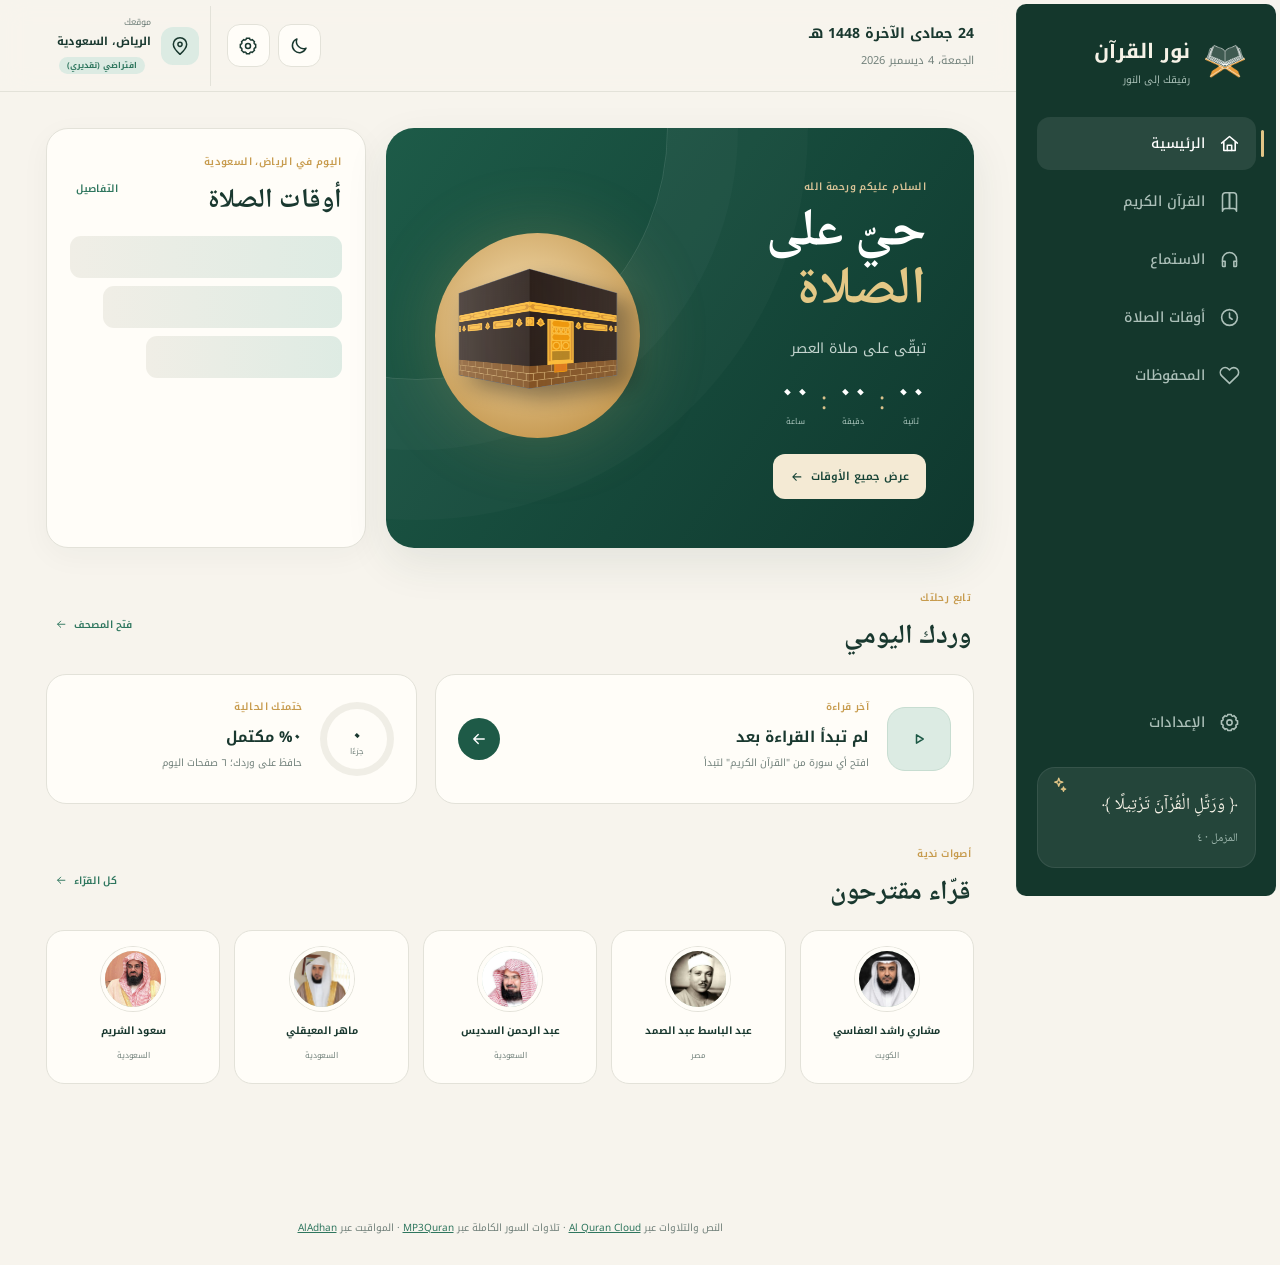
<file: index.html>
<!doctype html>
<html lang="ar" dir="rtl">
  <head>
    <meta charset="utf-8" />
    <meta name="viewport" content="width=device-width, initial-scale=1" />
    <!-- <meta name="theme-color" content="#14372c" /> -->
    <meta name="apple-mobile-web-app-capable" content="yes" />
    <meta name="apple-mobile-web-app-status-bar-style" content="black-translucent" />
    <meta name="apple-mobile-web-app-title" content="نور القرآن" />
    <title>نور القرآن</title>
    <meta name="description" content="أوقات الصلاة، قراءة القرآن الكريم والاستماع إليه بصوت نخبة من القرّاء." />
    <link rel="manifest" href="manifest.webmanifest" />
    <link rel="icon" href="icons/logo.png" sizes="192x192" type="image/png" />
    <link rel="icon" href="icons/logo.png" sizes="512x512" type="image/png" />
    <link rel="apple-touch-icon" href="icons/apple-touch-icon.png" />
    <link rel="preconnect" href="https://fonts.googleapis.com">
    <link rel="preconnect" href="https://fonts.gstatic.com" crossorigin>
    <link href="https://fonts.googleapis.com/css2?family=Noto+Kufi+Arabic:wght@400;500;600;700&family=Noto+Naskh+Arabic:wght@500;600;700&family=Noto+Sans:wght@400;500;600;700&display=swap" rel="stylesheet">
    <link rel="stylesheet" href="styles.css?v=40" />
    <script src="i18n.js?v=2"></script>
  </head>
  <body>
    <div class="app-shell">
      <aside class="sidebar" id="appSidebar" data-i18n-aria="sidebar_aria" aria-label="التنقل الرئيسي">
        <a class="brand" href="#home" data-route="home" data-i18n-aria="brand_aria" aria-label="نور القرآن - الرئيسية">
          <span class="brand-mark" id="brandMark">
            <img src="icons/logo.png" alt="">
          </span>
          <span><b id="brandName">نور القرآن</b> <small data-i18n="brand_tagline">رفيقك إلى النور</small></span>
        </a>
        <nav class="side-nav">
          <button class="nav-item active" data-route="home"><span class="nav-icon" data-icon="home"></span> <span class="name" data-i18n="nav_home">الرئيسية</span></button>
          <button class="nav-item" data-route="quran"><span class="nav-icon" data-icon="book"></span> <span class="name" data-i18n="nav_quran">القرآن الكريم</span></button>
          <button class="nav-item" data-route="listen"><span class="nav-icon" data-icon="headphones"></span> <span class="name" data-i18n="nav_listen">الاستماع</span></button>
          <button class="nav-item" data-route="prayer"><span class="nav-icon" data-icon="clock"></span> <span class="name" data-i18n="nav_prayer">أوقات الصلاة</span></button>
          <button class="nav-item" data-route="favorites"><span class="nav-icon" data-icon="heart"></span> <span class="name" data-i18n="nav_favorites">المحفوظات</span></button>
        </nav>
        <div class="side-bottom">
          <button class="nav-item" data-route="settings"><span class="nav-icon" data-icon="settings"></span> <span class="name" data-i18n="nav_settings">الإعدادات</span></button>
          <div class="daily-card" lang="ar" dir="rtl">
            <span class="spark" data-icon="sparkle"></span>
            <p>﴿ وَرَتِّلِ الْقُرْآنَ تَرْتِيلًا ﴾</p>
            <small>المزمل · ٤</small>
          </div>
        </div>
      </aside>
      <main>
        <header class="topbar">
          <button class="menu-button" id="menuButton" data-icon="menu" data-i18n-aria="menu_aria" aria-label="فتح القائمة" aria-expanded="false" aria-controls="appSidebar"></button>
          <div class="top-date">
            <b id="hijriDate">١٧ ربيع الأول ١٤٤٨</b>
            <span id="gregorianDate">الأحد، ٣٠ أغسطس ٢٠٢٦</span>
          </div>
          <div class="top-actions">
            <button class="icon-button" id="themeQuick" data-icon="moon" data-i18n-aria="theme_aria" aria-label="تبديل المظهر"></button>
            <button class="icon-button" data-route="settings" data-icon="settings" data-i18n-aria="settings_aria" aria-label="الإعدادات"></button>
            <div class="location-pill" id="locationPill" role="button" tabindex="0">
              <span data-icon="pin"></span>
              <div>
                <small data-i18n="your_location">موقعك</small>
                <b>الرياض، السعودية</b><span class="location-source-badge" id="locationSourceBadge"></span>
              </div>
            </div>
          </div>
        </header>
        <section class="page" id="homePage">
        </section>
        <section class="page" id="quranPage">
        </section>
        <section class="page" id="readerPage">
        </section>
        <section class="page" id="listenPage">
        </section>
        <section class="page" id="prayerPage">
        </section>
        <section class="page" id="favoritesPage">
        </section>
        <section class="page active" id="settingsPage">
        </section>
      </main>
    </div>
    <div class="player" id="player" hidden>
      <div class="player-surah"><img src="icons/images/Mishari.jpg" alt="صورة القارئ مشاري راشد العفاسي" decoding="async"></div>
      <div class="track-info">
        <b id="trackTitle">سورة الرحمن</b>
        <span id="trackReciter">مشاري راشد العفاسي</span>
        <small id="playerStatus" class="player-status" role="status" aria-live="polite"></small>
      </div>
      <audio id="audio" preload="metadata"></audio>
      <div class="player-controls">
        <button id="prevTrack" data-icon="skipBack" aria-label="الآية السابقة"></button>
        <button id="playPause" class="main-play" data-icon="play" aria-label="تشغيل" aria-pressed="false"></button>
        <button id="nextTrack" data-icon="skipForward" aria-label="الآية التالية"></button>
        <button id="automatic" data-icon="autoplay" aria-label="تفعيل الانتقال التلقائي بين السور" aria-pressed="false"></button>
      </div>
      <div class="timeline">
        <span id="currentTime">٠:٠٠</span>
        <input id="seek" type="range" min="0" max="100" value="0">
        <span id="duration">—:—</span>
      </div>
      <label class="volume-control" aria-label="مستوى الصوت"><span data-icon="volume"></span><input id="volume" type="range" min="0" max="1" step="0.05" value="1"></label>
      <button class="close-player" id="closePlayer" data-icon="close" aria-label="إغلاق مشغّل التلاوة"></button>
    </div>
    <div class="mobile-backdrop" id="backdrop"></div>
    <div class="toast" id="toast" role="status" aria-live="polite"></div>
    <div class="modal-overlay" id="locationModal" hidden>
      <div class="modal-card">
        <div class="modal-head">
          <h2 data-i18n="choose_location">اختيار الموقع</h2>
          <button class="icon-button" id="closeLocationModal" data-icon="close" data-i18n-aria="close_aria" aria-label="إغلاق"></button>
        </div>
        <button class="outline-button" id="modalUseCurrentLocation" style="width:100%"><span data-i18n="use_my_location">استخدام موقعي</span></button>
        <label class="search">
          <span data-icon="search"></span>
          <input id="citySearchInput" type="search" data-i18n-placeholder="search_city_ph" placeholder="ابحث عن مدينة أو دولة...">
        </label>
        <div id="citySearchResults" class="city-results"></div>
      </div>
    </div>
    <div class="modal-overlay" id="aboutModal" hidden>
      <article class="modal-card about-card" role="dialog" aria-modal="true" aria-labelledby="aboutTitle">
        <div class="modal-head">
          <h2 id="aboutTitle">حول نور القرآن</h2>
          <button class="icon-button" id="closeAbout" data-icon="close" aria-label="إغلاق"></button>
        </div>
        <p>تطبيق للقراءة والاستماع وحفظ السور والآيات ومواضع القراءة، مع مواقيت الصلاة واتجاه القبلة.</p>
        <p>الإصدار ٢.٠</p>
        <p>مصادر البيانات: <a href="https://alquran.cloud" target="_blank" rel="noreferrer">Al Quran Cloud</a> و<a href="https://mp3quran.net" target="_blank" rel="noreferrer">MP3Quran</a> و<a href="https://aladhan.com" target="_blank" rel="noreferrer">AlAdhan</a>.</p>
      </article>
    </div>
    <div class="modal-overlay" id="ayahActionsModal" hidden>
      <article class="modal-card ayah-actions-card" role="dialog" aria-modal="true" aria-labelledby="ayahActionsTitle">
        <div class="modal-head">
          <h2 id="ayahActionsTitle" lang="ar" dir="rtl"></h2>
          <button class="icon-button" id="closeAyahActions" data-icon="close" aria-label="إغلاق"></button>
        </div>
        <div id="explanation">نص تفسير الأيه...</div>
        <div class="ayah-context-actions">
          <button type="button" id="saveAyahAction">حفظ الآية</button>
          <button type="button" id="shareAyahAction">مشاركة الآية</button>
          <button type="button" id="ListenToAverse">إستماع للآية</button>
        </div>
      </article>
    </div>
    <footer class="source-credit">
      <span data-i18n="footer_credit_1">النص والتلاوات عبر</span>
      <a href="https://alquran.cloud" target="_blank" rel="noreferrer">Al Quran Cloud</a>
      <span id="fullRecitationsCredit">· تلاوات السور الكاملة عبر</span>
      <a href="https://mp3quran.net" target="_blank" rel="noreferrer">MP3Quran</a>
      <span data-i18n="footer_credit_2">· المواقيت عبر</span>
      <a href="https://aladhan.com" target="_blank" rel="noreferrer">AlAdhan</a>
    </footer>
    <script src="app.js?v=42"></script>
  </body>
</html>
</file>
<file: styles.css>
:root {
  --bg: #f7f4ed;
  --surface: #fffdf8;
  --surface-2: #f0eee6;
  --ink: #19382f;
  --muted: #73827c;
  --line: #e3e2d9;
  --green: #1e5a47;
  --green-2: #2e765e;
  --mint: #dcebe3;
  --gold: #c79b4d;
  --shadow: 0 16px 44px rgba(29,62,51,.09);
  --radius: 22px;
  --font-ui: "Noto Kufi Arabic",sans-serif;
  --font-quran: "Noto Naskh Arabic",serif;
}
* {
  box-sizing: border-box;
}
html {
  scroll-behavior: smooth;
}
body {
  margin: 0;
  -webkit-tap-highlight-color: transparent;
  background: var(--bg);
  color: var(--ink);
  font-family: var(--font-ui);
  font-size: 14px;
}
:focus-visible {
  outline-color: #e1c586 !important;
}
button,a,input,article {
  outline-color: #0000 !important;
}
img {
  transition: .2s !important;
}
.ui-icon {
  width: 1.25em;
  height: 1.25em;
  display: block;
  flex: 0 0 auto;
  fill: none;
  stroke: currentColor;
  stroke-width: 1.8;
  stroke-linecap: round;
  stroke-linejoin: round;
}
.has-icon {
  display: inline-flex;
  align-items: center;
  justify-content: center;
  gap: 7px;
}
.icon-button,.menu-button,.player-controls button,.close-player {
  align-items: center;
  justify-content: center;
}
.icon-button,.player-controls button,.close-player {
  display: inline-flex;
}
.icon-button .ui-icon,.menu-button .ui-icon,.player-controls .ui-icon,.close-player .ui-icon {
  width: 20px;
  height: 20px;
}

#closeLocationModal:active, .outline-button:active, .icon-button:active, .back-button:active svg, .text-button:active {
  opacity: .7;
}

.app-shell {
  min-height: 100vh;
}
.sidebar {
  position: fixed;
  overflow: auto;
  z-index: 100;
  inset-block: 0;
  inset-inline: 0 auto;
  width: 260px;
  background: #14372c;
  color: #f6f2e7;
  padding: 28px 20px;
  display: flex;
  flex-direction: column;
  border-inline-end: 1px solid rgba(255,255,255,.08);
  margin: 4px;
  margin-left: 0;
  border-radius: 10px;
}
[dir="ltr"] .sidebar {
  margin-left: 4px;
  margin-right: 0 !important;
  border-radius: 10px;
}
.brand {
  display: flex;
  gap: 12px;
  align-items: center;
  color: inherit;
  text-decoration: none;
  padding: 0 8px 28px;
}
.brand-mark {
  display: grid;
  place-items: center;
  width: 46px;
  height: 46px;
  border-radius: 15px;
  background: #e9d4a800;
  color: #14372c;
  font-family: var(--font-quran);
  font-size: 28px;
  font-weight: 700;
  /* box-shadow: inset 0 0 0 5px rgba(255,255,255,.25); */
}
.brand-mark img {
  height: 40px;
}
.brand b {
  display: block;
  font-size: 20px;
}
.brand small {
  display: block;
  color: #a9c0b7;
  font-size: 10px;
  /* margin-top: 2px; */
}
.side-nav {
  display: grid;
  gap: 5px;
}
.nav-item {
  border: 0;
  width: 100%;
  background: transparent;
  color: #acc0b9;
  border-radius: 13px;
  padding: 13px 16px;
  display: flex;
  align-items: center;
  gap: 13px;
  font: 500 13px var(--font-ui);
  cursor: pointer;
  text-align: start;
  transition: .2s;
}
.nav-item .nav-icon {
  font-size: 19px;
  width: 22px;
  text-align: center;
}
.nav-item .nav-icon .ui-icon { width: 21px; height: 21px; margin: auto; }
.nav-item .name { width: auto; font-size: inherit; text-align: start; }
.nav-item:hover,.nav-item.active {
  background: rgba(255,255,255,.09);
  color: white;
}
.nav-item.active {
  box-shadow: inset -3px 0 #e1c586;
}
.side-bottom {
  margin-top: auto;
}
.daily-card {
  position: relative;
  overflow: hidden;
  margin-top: 18px;
  padding: 17px;
  background: rgba(255,255,255,.07);
  border: 1px solid rgba(255,255,255,.08);
  border-radius: 18px;
}
.daily-card .spark {
  position: absolute;
  left: 12px;
  top: 8px;
  color: #e1c586;
}
.daily-card p {
  font-family: var(--font-quran);
  font-size: 17px;
  margin: 6px 0;
}
.daily-card small {
  color: #9db6ad;
}
main {
  margin-inline-start: 260px;
  min-height: 100vh;
}
.topbar {
  height: 92px;
  display: flex;
  align-items: center;
  justify-content: space-between;
  padding: 0 4.5%;
  border-bottom: 1px solid var(--line);
  background: color-mix(in srgb,var(--bg) 88%,transparent);
  backdrop-filter: blur(14px);
  position: sticky;
  top: 0;
  z-index: 30;
}
.top-date b,.top-date span {
  display: block;
}
.top-date span {
  font-size: 11px;
  color: var(--muted);
  margin-top: 3px;
}
.top-actions {
  display: flex;
  align-items: center;
  gap: 8px;
}
.icon-button {
  width: 43px;
  height: 43px;
  border: 1px solid var(--line);
  background: var(--surface);
  border-radius: 13px;
  color: var(--ink);
  font-size: 18px;
  cursor: pointer;
}
.location-pill {
  display: flex;
  align-items: center;
  gap: 10px;
  margin-inline-start: 8px;
  padding: 7px 11px;
  border-inline-start: 1px solid var(--line);
}
.location-pill>span {
  display: grid;
  place-items: center;
  width: 38px;
  height: 38px;
  border-radius: 12px;
  background: var(--mint);
}
.location-pill small,.location-pill b {
  display: block;
}
.location-pill small {
  color: var(--muted);
  font-size: 9px;
}
.location-pill b {
  font-size: 11px;
}
.menu-button {
  display: none;
}
#menuButton svg {
  width: 24px !important;
  height: 24px !important;
}

.page {
  display: none;
  padding: 36px 4.5% 120px;
  max-width: 1500px;
  margin: auto;
  animation: pageIn .35s ease;
}
.page.active {
  display: block;
}
@keyframes pageIn {
  from {
    opacity: 0;
    transform: translateY(8px);
  }
  to {
    opacity: 1;
    transform: none;
  }
}
.home-grid {
  display: grid;
  grid-template-columns: minmax(0,1.7fr) minmax(320px,.8fr);
  gap: 20px;
}
.hero-card {
  position: relative;
  overflow: hidden;
  min-height: 420px;
  border-radius: 28px;
  background: linear-gradient(125deg,#1d5b48,#0f382e);
  color: white;
  padding: 48px;
  display: flex;
  align-items: center;
  box-shadow: var(--shadow);
}
.hero-card:before {
  content: "";
  position: absolute;
  width: 500px;
  height: 500px;
  left: -220px;
  top: -250px;
  border: 1px solid rgba(255,255,255,.12);
  border-radius: 50%;
  box-shadow: 0 0 0 70px rgba(255,255,255,.025),0 0 0 140px rgba(255,255,255,.018);
}
.hero-copy {
  position: relative;
  z-index: 2;
}
.eyebrow {
  display: block;
  color: var(--gold);
  font-size: 10px;
  font-weight: 600;
  letter-spacing: .04em;
  margin-bottom: 7px;
}
.hero-card .eyebrow {
  color: #d8c397;
}
.hero-card h1 {
  font-family: var(--font-quran);
  font-size: 53px;
  line-height: 1.1;
  margin: 9px 0 14px;
}
.hero-card h1 em {
  color: #e4c886;
  font-style: normal;
}
.hero-card p {
  color: #c4d5cf;
  margin: 0 0 18px;
}
.countdown {
  direction: ltr;
  display: flex;
  align-items: flex-start;
  gap: 11px;
  margin-bottom: 25px;
}
[dir="rtl"] .countdown {
  justify-content: right;
}
[dir="ltr"] h1, [dir="ltr"] h2 {
  font-family: inherit !important;
}
.countdown span {
  font-size: 26px;
  font-weight: 600;
  display: grid;
  text-align: center;
  line-height: 1;
}
.countdown small {
  font: 400 8px var(--font-ui);
  color: #a9c4bb;
  margin-top: 8px;
}
.countdown i {
  font-style: normal;
  color: #d9c18b;
  font-size: 23px;
}
.soft-button,.primary-button {
  border: 0;
  border-radius: 12px;
  padding: 12px 17px;
  background: #f4ead4;
  color: #164335;
  font: 600 11px var(--font-ui);
  cursor: pointer;
}
.hero-ornament {
  position: absolute;
  left: 0;
  bottom: 0;
  width: 52%;
  height: 100%;
}
.sun-disc {
  position: absolute;
  width: 205px;
  height: 205px;
  border-radius: 50%;
  background: radial-gradient(circle at 45% 40%,#f4ddb0,#b98636);
  left: 16%;
  top: 25%;
  box-shadow: 0 0 70px rgba(218,183,107,.23);
}
.mosque-line {
  position: absolute;
  user-select: none;
  padding-bottom: 8px;
  top: 0;
  bottom: 0;
  left: 16%;
  font-size: 280px;
  color: #0b2d25;
  transform: scaleX(1.35);
  opacity: .95;
  display: flex;
  align-items: center;
  justify-content: center;
  width: 205px;
}
.mosque-line::after {
  position: absolute;
  z-index: 5;
  content: '';
  width: 100%;
  height: 100%;
  left: 0;
  top: 0;
}
.mosque-line img {
    max-height: 130px !important;
    margin-bottom: 10px;
    filter: drop-shadow(10px 10px 10px #00000063);
}
.prayer-card,.settings-card,.week-prayers {
  background: var(--surface);
  border: 1px solid var(--line);
  border-radius: var(--radius);
  padding: 23px;
  box-shadow: 0 8px 30px rgba(30,60,50,.04);
}
.section-head {
  display: flex;
  justify-content: space-between;
  align-items: center;
  margin-bottom: 12px;
}
.section-head h2,.page-title h1 {
  font-family: var(--font-quran);
  font-size: 27px;
  margin: 0;
}
.text-button {
  border: 0;
  background: none;
  color: var(--green-2);
  font: 600 10px var(--font-ui);
  cursor: pointer;
}
[dir="rtl"] .text-button, [dir="rtl"] .has-icon {
  direction: ltr;
}

[dir="ltr"] .text-button, [dir="ltr"] .has-icon {
  direction: rtl;
}

.prayer-row {
  height: 52px;
  display: flex;
  justify-content: space-between;
  align-items: center;
  border-top: 1px solid var(--line);
  padding: 0 8px;
}
.prayer-row:first-of-type {
  border-top: 0;
}
.prayer-row div {
  display: flex;
  align-items: center;
  gap: 10px;
}
.prayer-icon {
  width: 29px;
  color: var(--green-2);
  font-size: 18px;
  text-align: center;
}
.prayer-icon .ui-icon { width: 20px; height: 20px; margin: auto; }
.prayer-icon.sunrise {
  color: var(--gold);
}
.prayer-row b {
  font-size: 12px;
}
.prayer-row time {
  direction: ltr;
  font-weight: 600;
}
.prayer-row.current {
  position: relative;
  background: var(--mint);
  border: 0;
  border-radius: 12px;
  color: var(--green);
  box-shadow: 0 1px 0 7px var(--surface);
}
.prayer-row.current svg {
  /* stroke: rgb(228 203 141); */
}
.prayer-row.current small {
  font-size: 8px;
  background: var(--green);
  color: white;
  padding: 3px 7px;
  border-radius: 20px;
}
.wide {
  margin: 40px 3px 14px;
}
.reading-grid {
  display: grid;
  grid-template-columns: 1.45fr 1fr;
  gap: 18px;
}
.continue-card,.khatma-card {
  background: var(--surface);
  border: 1px solid var(--line);
  border-radius: 20px;
  padding: 22px;
  display: flex;
  align-items: center;
  gap: 18px;
}
.surah-medallion,.player-surah {
  width: 64px;
  height: 64px;
  flex: 0 0 auto;
  display: grid;
  place-items: center;
  border-radius: 18px;
  background: var(--mint);
  font: 700 25px var(--font-quran);
  color: var(--green);
  border: 1px solid #c7ddd1;
}
.continue-card h3,.khatma-card h3 {
  margin: 2px 0;
  font-size: 15px;
}
.continue-card p,.khatma-card p {
  margin: 2px 0 9px;
  color: var(--muted);
  font-size: 10px;
}
.continue-card>div:nth-child(2) {
  flex: 1;
}
.progress {
  height: 4px;
  border-radius: 4px;
  background: var(--surface-2);
  overflow: hidden;
}
.progress i {
  display: block;
  height: 100%;
  background: var(--gold);
}
.round-play {
  width: 42px;
  height: 42px;
  border: 0;
  border-radius: 50%;
  background: var(--green);
  color: white;
  cursor: pointer;
}
.ring {
  width: 74px;
  height: 74px;
  display: grid;
  place-items: center;
  border-radius: 50%;
  background: conic-gradient(var(--gold) 39%,var(--surface-2) 0);
  position: relative;
}
.ring:after {
  content: "";
  position: absolute;
  inset: 7px;
  border-radius: 50%;
  background: var(--surface);
}
.ring strong,.ring small {
  z-index: 1;
  position: absolute;
}
.ring strong {
  font-size: 18px;
  top: 17px;
}
.ring small {
  font-size: 8px;
  bottom: 17px;
  color: var(--muted);
}
.reciters-strip {
  display: grid;
  grid-template-columns: repeat(5,1fr);
  gap: 14px;
}
.mini-reciter {
  background: var(--surface);
  border: 1px solid var(--line);
  border-radius: 18px;
  padding: 16px;
  text-align: center;
  cursor: pointer;
  transition: .2s;
}
.mini-reciter:hover,.reciter-card:hover {
  transform: translateY(-3px);
  box-shadow: var(--shadow);
}
.avatar {
  user-select: none;
  width: 64px;
  height: 64px;
  margin: auto auto 10px;
  border-radius: 50%;
  display: grid;
  place-items: center;
  background: linear-gradient(145deg,#dcece2,#bdcfbf);
  color: var(--green);
  font: 700 22px var(--font-quran);
  border: 4px solid var(--surface);
  box-shadow: 0 0 0 1px var(--line);
  overflow: hidden;
}
.avatar img {
  display: block;
  width: 100%;
  height: 100%;
  /* border-radius: inherit; */
  object-fit: cover;
  object-position: center top;
}
.mini-reciter b {
  display: block;
  font-size: 10px;
}
.mini-reciter small {
  color: var(--muted);
  font-size: 8px;
}
.page-title {
  display: flex;
  justify-content: space-between;
  align-items: flex-end;
  margin: 8px 0 30px;
}
.page-title h1 {
  font-size: 38px;
}
.page-title p {
  color: var(--muted);
  margin: 7px 0 0;
}
.completion {
  width: 105px;
  height: 105px;
  display: grid;
  place-items: center;
  border-radius: 50%;
  background: conic-gradient(var(--gold) 0%,var(--surface-2) 0); /*39%*/
  position: relative;
}
.completion:after {
  content: "";
  position: absolute;
  inset: 8px;
  border-radius: 50%;
  background: var(--bg);
}
.completion b,.completion span {
  position: absolute;
  z-index: 1;
}
.completion b {
  top: 25px;
  font-size: 20px;
}
.completion span {
  bottom: 24px;
  font-size: 8px;
  color: var(--muted);
}
.toolbar {
  display: flex;
  align-items: center;
  justify-content: space-between;
  gap: 20px;
  margin-bottom: 20px;
}
.search {
  height: 40px;
  max-width: 460px;
  flex: 1 auto;
  background: var(--surface);
  border: 1px solid var(--line);
  border-radius: 25px;
  display: flex;
  align-items: center;
  gap: 10px;
  padding: 0 15px;
}
.search input {
  border: 0;
  outline: 0;
  background: transparent;
  color: var(--ink);
  font: 400 11px var(--font-ui);
  width: 100%;
}
.dark input::placeholder {
  color: rgba(255, 255, 255, 0.459);
}
.segmented {
  display: flex;
  padding: 4px;
  background: var(--surface-2);
  border-radius: 12px;
}
.segmented button {
  border: 0;
  background: transparent;
  color: var(--muted);
  padding: 9px 17px;
  border-radius: 9px;
  font: 500 10px var(--font-ui);
  cursor: pointer;
}
.segmented button.active {
  background: var(--surface);
  color: var(--ink);
  box-shadow: 0 2px 8px rgba(0,0,0,.06);
}
.surah-list {
  display: grid;
  grid-template-columns: repeat(3,1fr);
  gap: 11px;
}
.surah-item {
  display: flex;
  align-items: center;
  gap: 13px;
  text-align: start;
  padding: 14px;
  border: 1px solid var(--line);
  border-radius: 16px;
  background: var(--surface);
  color: var(--ink);
  cursor: pointer;
  font-family: var(--font-ui);
  transition: .2s;
}
.surah-item:hover {
  border-color: #a9c8b8;
  background: var(--mint);
}
.surah-number {
  width: 40px;
  height: 40px;
  display: grid;
  place-items: center;
  background: var(--surface-2);
  clip-path: polygon(50% 0,88% 22%,100% 62%,69% 100%,31% 100%,0 62%,12% 22%);
  font-size: 10px;
}
.surah-item div:nth-child(2) {
  flex: 1;
}
.surah-item b,.surah-item small {
  display: block;
}
.surah-item b {
  font: 700 17px var(--font-quran);
}
.surah-item small {
  font-size: 8px;
  color: var(--muted);
}
.surah-arabic {
  font: 600 17px var(--font-quran);
  color: var(--green-2);
  display: none;
}
.reader-top {
  display: flex;
  align-items: center;
  justify-content: space-between;
  text-align: center;
  margin-bottom: 22px;
}
.reader-top h1 {
  font: 700 30px var(--font-quran);
  margin: 2px;
}
.reader-top span {
  font-size: 9px;
  color: var(--muted);
}
.font-control {
  position: relative;
}
.font-menu {
  position: absolute;
  z-index: 20;
  inset-block-start: calc(100% + 8px);
  inset-inline-end: 0;
  min-width: 145px;
  padding: 7px;
  border: 1px solid var(--line);
  border-radius: 12px;
  background: var(--surface);
  box-shadow: var(--shadow);
}
.font-menu[hidden] { display: none; }
.font-menu button {
  width: 100%;
  border: 0;
  border-radius: 8px;
  padding: 9px 12px;
  background: transparent;
  color: var(--ink);
  font: 600 10px var(--font-ui);
  text-align: start;
  cursor: pointer;
}
.font-menu button:hover,.font-menu button.active { background: var(--mint); }
.back-button,.outline-button {
  border: 1px solid var(--line);
  background: var(--surface);
  color: var(--ink);
  padding: 11px 15px;
  border-radius: 12px;
  font: 500 10px var(--font-ui);
  cursor: pointer;
}
.dark .back-button, .dark .outline-button {
  background: #1d3f35;
}
.reader-top .icon-button, .reader-top .back-button {
  width: 43px;
  height: 43px;
}
.back-button span {
  display: none;
}
.back-button svg {
  width: 20px;
  height: 20px;
}

.mushaf {
  max-width: 900px;
  margin: auto;
  background: var(--surface);
  border: 1px solid var(--line);
  border-radius: 24px;
  padding: 45px 7%;
  box-shadow: var(--shadow);
  text-align: center;
}
.mushaf .bismillah {
  display: block !important;
}
.bismillah {
  font: 700 30px var(--font-quran);
  color: var(--green);
  border-bottom: 1px solid var(--line);
  padding-bottom: 26px;
  margin-bottom: 25px;
}
.ayah-text {
  font: 600 31px/2.2 var(--font-quran);
  color: #263c35;
}
.ayah-unit {
  position: relative;
  border-radius: 8px;
  cursor: context-menu;
}
.ayah-unit:focus-visible,.ayah-unit.context-active {
  background: color-mix(in srgb,var(--gold) 14%,transparent);
  outline: 2px solid color-mix(in srgb,var(--gold) 55%,transparent) !important;
  outline-offset: 4px;
}
.ayah-text .ayah-badge {
  display: inline-flex;
  justify-content: center;
  line-height: 0;
  align-items: center;
  font-family: system-ui;
  width: 32px;
  height: 32px;
  font-size: 14px;
  color: var(--green);
  border: 1px solid var(--gold);
  border-radius: 50%;
  vertical-align: middle;
  user-select: none;
  background: var(--surface);
}
.ayah-badge a {
  background-image: url(./icons/Qr.png);
  background-size: cover;
  position: absolute;
  padding: 20px;
}

.ayah-text .ayah-unit {
  display: inline;
  transition: background-color 0.4s;
}
.ayah-text .ayah-unit.saved-position {
    border-radius: 8px;
    padding: 2px 4px;
        /* background: 
    color-mix(in srgb, var(--gold) 14%, transparent); */
        /* outline: 2px solid 
    color-mix(in srgb, var(--gold) 55%, transparent) !important; */
    /* outline-offset: 4px; */
}
.ayah-text .ayah-unit.saved-position .ayah-badge {
  /* animation: move 1s ease-in-out infinite alternate; */
  color: white;
  background: var(--gold);
  transform: scale(1.1);
}

@keyframes move {
    from {
      transform: scale(1);
    }

    to {
      border-color: #ffdb66;
      transform: scale(1.2);
    }
}

.ayah-actions {
  display: flex;
  justify-content: center;
  gap: 8px;
  border-top: 1px solid var(--line);
  margin-top: 30px;
  padding-top: 22px;
  position: sticky;
  bottom: 22px;
  background: var(--surface);
  box-shadow: 0 30px 0px 0px var(--surface);
}
.ayah-actions button {
  border: 0;
  background: var(--surface-2);
  padding: 9px 13px;
  border-radius: 10px;
  color: var(--ink);
  font: 500 9px var(--font-ui);
  cursor: pointer;
}
.reciter-search {
  margin-bottom: 24px;
}
.reciters-grid {
  display: grid;
  grid-template-columns: repeat(5,1fr);
  gap: 15px;
}
.reciter-card {
  background: var(--surface);
  border: 1px solid var(--line);
  border-radius: 20px;
  padding: 22px 16px;
  text-align: center;
  transition: .2s;
  font-weight: 400;
  overflow: hidden;
  text-overflow: ellipsis;
  white-space: nowrap;
  width: 100%;
}
.reciter-card .avatar {
  user-select: none;
  width: 78px;
  height: 78px;
  font-size: 26px;
}
.reciter-card h3 {
  font-size: 12px;
  margin: 10px 0 4px;
  font-weight: 400;
  overflow: hidden;
  text-align: center;
  text-overflow: ellipsis;
  white-space: nowrap;
  width: 100%;
  max-width: 100%;
}
.reciter-card p {
  font-size: 8px;
  color: var(--muted);
  margin: 0 0 14px;
}
.reciter-card button {
  width: 100%;
  border: 0;
  background: var(--mint);
  color: var(--green);
  border-radius: 10px;
  padding: 9px;
  font: 600 9px var(--font-ui);
  cursor: pointer;
}
.reciter-card button svg {
  width: 2.10em;
  height: 2.10em;
}
[dir="rtl"] .reciter-card button {
  direction: rtl;
}
[dir="ltr"] .reciter-card button {
  direction: ltr;
}

.prayer-hero {
  background: linear-gradient(120deg,#163f33,#23664f);
  color: white;
  border-radius: 26px;
  padding: 30px 40px;
  display: flex;
  align-items: center;
  justify-content: space-between;
  margin-bottom: 18px;
  box-shadow: var(--shadow);
}
.prayer-hero span,.prayer-hero small {
  color: #bad0c8;
  font-size: 10px;
}
.prayer-hero h2 {
  font: 700 36px var(--font-quran);
  margin: 4px 0;
}
.prayer-hero p {
  margin: 0;
  font-size: 11px;
}
.adhan-time {
  text-align: end;
}
.adhan-time strong {
  font-size: 39px;
  display: block;
  line-height: 1.2;
  direction: ltr;
}
.week-head {
  display: flex;
  justify-content: space-between;
  align-items: center;
  margin-bottom: 18px;
}
.week-head h3 {
  font-size: 13px;
}
.week-head button {
  border: 0;
  background: var(--surface-2);
  width: 32px;
  height: 32px;
  border-radius: 9px;
  direction: ltr !important;
}
.prayer-tiles {
  display: grid;
  grid-template-columns: repeat(6,1fr);
  gap: 10px;
  min-height: 142px;
}
.prayer-tiles article {
  padding: 20px 8px;
  text-align: center;
  border: 1px solid var(--line);
  border-radius: 15px;
}
.prayer-tiles article svg {
  display: inline !important;
}
.prayer-tiles article>span,.prayer-tiles b,.prayer-tiles time {
  display: block;
}
.prayer-tiles article>span {
  font-size: 22px;
  color: var(--green-2);
  margin-bottom: 7px;
}
.prayer-tiles .sun>span {
  color: var(--gold);
}
.prayer-tiles b {
  font-size: 10px;
}
.prayer-tiles time {
  font-size: 13px;
  margin-top: 7px;
  direction: ltr;
}
.prayer-tiles article.active {
  background: var(--green);
  color: white;
  border-color: var(--green);
}
.prayer-tiles article.active>span {
  color: #e4c886;
}
.info-grid {
  display: grid;
  grid-template-columns: repeat(3,1fr);
  gap: 14px;
  margin-top: 18px;
}
.info-grid article {
  display: flex;
  align-items: center;
  gap: 12px;
  background: var(--surface);
  border: 1px solid var(--line);
  border-radius: 16px;
  padding: 17px;
}
.info-grid>article>span {
  user-select: none;
  display: grid;
  justify-content: center;
  align-items: center;
  width: 41px;
  height: 41px;
  border-radius: 12px;
  background: var(--mint);
}
.info-grid small,.info-grid b {
  display: block;
}
.info-grid small {
  color: var(--muted);
  font-size: 8px;
}
.info-grid b {
  font-size: 10px;
}
.empty-state {
  max-width: 520px;
  margin: 80px auto;
  text-align: center;
}
.empty-state>div {
  font-size: 44px;
  color: var(--gold);
}
.empty-state h2 {
  font: 700 25px var(--font-quran);
  margin: 10px;
}
.empty-state p {
  color: var(--muted);
}
.primary-button {
  background: var(--green);
  color: white;
  margin-top: 10px;
}
.settings-layout {
  display: grid;
  grid-template-columns: 1fr 1fr;
  gap: 18px;
}
.settings-title {
  display: flex;
  align-items: center;
  gap: 12px;
  margin-bottom: 20px;
}
.settings-title>span {
  width: 43px;
  height: 43px;
  display: grid;
  place-items: center;
  border-radius: 13px;
  background: var(--mint);
  color: var(--green);
  font-size: 18px;
}
.settings-title>span .ui-icon { width: 21px; height: 21px; }
.settings-title h2 {
  font-size: 14px;
  margin: 0;
}
.dark .settings-title>span svg {
  color: white;
}

.settings-title p {
  font-size: 9px;
  color: var(--muted);
  margin: 3px 0;
}
.theme-options {
  display: grid;
  grid-template-columns: repeat(3,1fr);
  gap: 10px;
}
.theme-options button {
  transition: .20s;
  background: transparent;
  border: 1px solid var(--line);
  border-radius: 12px;
  padding: 7px;
  color: var(--ink);
  font: 500 9px var(--font-ui);
  cursor: pointer;
}
.theme-options button.selected {
  border-color: var(--green);
  box-shadow: 0 0 0 2px color-mix(in srgb,var(--green) 15%,transparent);
}
.preview {
  display: block;
  height: 65px;
  border-radius: 8px;
  margin-bottom: 6px;
  border: 1px solid var(--line);
  position: relative;
  overflow: hidden;
}
.preview:before {
  content: "";
  position: absolute;
  inset-inline-start: 7px;
  top: 7px;
  width: 20%;
  height: 80%;
  border-radius: 3px;
}
.preview:after {
  content: "";
  position: absolute;
  inset-inline-end: 7px;
  top: 7px;
  width: 62%;
  height: 15%;
  border-radius: 3px;
  box-shadow: 0 15px 0,0 30px 0;
}
.light-preview {
  background: #f7f4ed;
  color: #e5e2d9;
}
.light-preview:before {
  background: #164033;
}
.dark-preview {
  background: #102a23;
  color: #28463e;
}
.dark-preview:before {
  background: #d2b873;
}
.system-preview {
  background: linear-gradient(90deg,#102a23 50%,#f7f4ed 50%);
  color: #777;
}
.system-preview:before {
  background: #2d745d;
}
.select-label {
  display: grid;
  gap: 7px;
  font-size: 9px;
  color: var(--muted);
}
select {
  width: 100%;
  border: 1px solid var(--line);
  background: var(--surface-2);
  color: var(--ink);
  border-radius: 11px;
  padding: 11px;
  font: 500 10px var(--font-ui);
}
.toggle-row,.setting-link {
  display: flex;
  justify-content: space-between;
  align-items: center;
  padding: 13px 0;
  border-top: 1px solid var(--line);
}
.toggle-row b,.toggle-row small,.setting-link b,.setting-link small {
  display: block;
}
.toggle-row b,.setting-link b {
  font-size: 10px;
}
.toggle-row small,.setting-link small {
  font-size: 8px;
  color: var(--muted);
  margin-top: 3px;
}
.toggle-row input {
  appearance: none;
  width: 42px;
  height: 23px;
  border-radius: 20px;
  background: #cfd6d2;
  position: relative;
  cursor: pointer;
}
.toggle-row input:after {
  content: "";
  position: absolute;
  width: 17px;
  height: 17px;
  border-radius: 50%;
  background: white;
  top: 3px;
  inset-inline-start: 3px;
  transition: .2s;
}
.toggle-row input:checked {
  background: var(--green);
}
.toggle-row input:checked:after {
  inset-inline-start: 22px;
}
.setting-link {
  width: 100%;
  border-width: 1px 0 0;
  border-style: solid;
  border-color: var(--line);
  background: none;
  color: var(--ink);
  font-family: var(--font-ui);
  text-align: start;
  cursor: pointer;
}
.setting-link i {
  font-size: 20px;
  color: var(--muted);
}
.player {
  position: fixed;
  overflow: hidden;
  z-index: 50;
  bottom: 18px;
  inset-inline-end: 24px;
  inset-inline-start: 284px;
  min-height: 78px;
  /* background: #102f27; */
  background: linear-gradient(125deg, #1d5b48, #0f382e);
  color: white;
  border: 1px solid rgba(255, 255, 255, .12);
  border-radius: 20px;
  display: flex;
  align-items: center;
  gap: 14px;
  padding: 10px 22px;
  padding-bottom: 34px;
  box-shadow: 0 20px 55px rgba(8, 32, 25, .35);
}
.player:before {
  content: "";
  position: absolute;
  z-index: -1;
  width: 400px;
  height: 400px;
  left: -220px;
  top: -250px;
  border: 1px solid rgba(255, 255, 255, .12);
  border-radius: 50%;
  box-shadow: 0 0 0 70px rgba(255, 255, 255, .025), 0 0 0 140px rgba(255, 255, 255, .018);
}

.player[hidden] {
  display: none;
}
.player-surah {
  overflow: hidden;
  width: 53px;
  height: 53px;
  border-radius: 13px;
  background: #d9c28c;
  color: #16372d;
}
.player-surah img {
  display: block;
  width: 100%;
  height: 100%;
  object-fit: cover;
  object-position: center;
}
.track-info {
  width: auto;
  flex: 1;
}
.track-info b,.track-info span {
  display: block;
}
.track-info b {
  font-size: 11px;
}
.track-info span {
  font-size: 8px;
  color: #a9beb7;
  margin-top: 3px;
}
.player-status {
  display: block;
  min-height: 1.2em;
  margin-top: 3px;
  color: #e1c586;
  font-size: 8px;
}
.player.is-loading .main-play {
  cursor: progress;
  opacity: .72;
}
.volume-control {
  direction: ltr;
  display: flex;
  align-items: center;
  gap: 5px;
  font-size: 12px;
}
.volume-control input {
  width: 72px;
  accent-color: #d9c28c;
}
.player-controls {
  display: flex;
  align-items: center;
  gap: 8px;
  direction: ltr !important;
}
.player-controls button,.close-player {
  border: 0;
  background: transparent;
  color: white;
  font-size: 15px;
  cursor: pointer;
}
.player-controls .main-play {
  width: 42px;
  height: 42px;
  border-radius: 50%;
  background: white;
  color: #14372c;
}
.player-controls .main-play svg {
  width: 26px;
  height: 26px;
}
#automatic.active .ui-icon {
  stroke: #d9c592;
}
#automatic.active {
  /* background: rgba(217,197,146,.12); */
  border-radius: 50%;
}
.volume-control .ui-icon { width: 18px; height: 18px; }
.timeline {
  direction: ltr;
  display: flex;
  align-items: center;
  gap: 8px;
  flex: 1;
  position: absolute;
  bottom: 4px;
  left: 16px;
  right: 16px;
}
.timeline span {
  color: #aac0b8;
  font-size: 12px;
}
.timeline input {
  width: 100%;
  accent-color: #d9c28c;
}
.close-player {
  font-size: 25px;
}
.mobile-backdrop {
  display: block;
  position: fixed;
  inset: 0;
  z-index: 70;
  background: rgba(0,0,0,.4);
  backdrop-filter: blur(4px);
  opacity: 0;
  visibility: hidden;
  pointer-events: none;
  transition: opacity .2s, visibility 0s linear .2s;
}
body.dark {
  --bg: #0b201a;
  --surface: #102b23;
  --surface-2: #17382f;
  --ink: #f0eee7;
  --muted: #91aaa1;
  --line: #26463c;
  --mint: #1c493b;
  --green: #58a988;
  --green-2: #75c3a3;
  --shadow: 0 16px 44px rgba(0,0,0,.22);
}
body.dark .sidebar {
  background: #071813;
}
body.dark .soft-button {
  background: #d6c28f;
}
body.dark .prayer-row.current {
  color: #dff5ea;
}
body.dark .player {
  background: #061a14;
}
.dark .week-head button svg {
  color: white;
}
.dark .prayer-tiles article.active {
  background: #065745;
  border-color: #065745;
}
.dark .modal-overlay, .dark .custom-select-layer.touch {
  background: rgb(0 0 0 / 53%);
}


@media(max-width:1100px) {
  .mosque-line {
    padding-top: 10px;
  }
  .sidebar {
    width: 225px;
  }
  main {
    margin-inline-start: 225px;
  }
  .home-grid {
    grid-template-columns: 1fr;
  }
  .hero-card {
    min-height: 360px;
  }
  .prayer-card {
    display: grid;
    grid-template-columns: repeat(2,1fr);
    column-gap: 16px;
  }
  .prayer-card .section-head {
    grid-column: 1/-1;
  }
  .reciters-grid {
    grid-template-columns: repeat(3,1fr);
  }
  .surah-list {
    grid-template-columns: repeat(2,1fr);
  }
  .reciters-strip {
    grid-template-columns: repeat(3,1fr);
  }
  .mini-reciter:nth-child(n+4) {
    display: none;
  }
  .player {
    inset-inline-start: 249px;
  }
}
@media(max-width:760px) {
  .ayah-actions button span {
    display: none !important;
  }
  .ayah-actions button svg {
    width: 20px;
    height: 20px;
  }
  .sidebar {
    transform: translateX(105%);
    transition: .25s;
    width: 270px;
    /* margin: 0 !important; */
  }
  .sidebar.open {
    transform: none;
    box-shadow: -9px 0px 78px #00000047;
  }
  .mobile-backdrop.show {
    opacity: 1;
    visibility: visible;
    pointer-events: auto;
    transition-delay: 0s;
  }
  main {
    margin: 0;
  }
  .topbar {
    height: 74px;
    padding: 0 18px;
  }
  .menu-button {
    display: block;
    border: 0;
    background: none;
    color: var(--ink);
    font-size: 21px;
  }
  .top-date span {
    display: none;
  }
  .top-actions .icon-button:nth-child(2),.location-pill {
    display: none;
  }
  .page {
    padding: 25px 16px 115px;
  }
  .home-grid,.reading-grid,.settings-layout {
    grid-template-columns: 1fr;
  }
  .hero-card {
    min-height: 340px;
    padding: 30px 25px;
  }
  .hero-card h1 {
    font-size: 42px;
  }
  .hero-ornament {
    opacity: .55;
    width: 60%;
  }
  .prayer-card {
    display: block;
  }
  .page-title {
    align-items: flex-start;
  }
  .page-title h1 {
    font-size: 32px;
  }
  .page-title p {
    font-size: 11px;
  }
  .completion {
    width: 78px;
    height: 78px;
  }
  .completion b {
    top: 16px;
  }
  .completion span {
    bottom: 17px;
  }
  .toolbar {
    align-items: stretch;
    flex-direction: column;
  }
  .search {
    max-width: none;
    width: 100%;
  }
  .surah-list {
    grid-template-columns: 1fr;
  }
  .reciters-grid {
    grid-template-columns: repeat(2,1fr);
  }
  .prayer-tiles {
    grid-template-columns: repeat(3,1fr);
  }
  .info-grid {
    grid-template-columns: 1fr;
  }
  .mushaf {
    padding: 30px 20px;
  }
  .ayah-text {
    font-size: 25px;
  }
  .bismillah {
    font-size: 25px;
  }
  .reader-top {
    gap: 8px;
  }
  .reader-top .back-button {
    font-size: 0;
  }
  .reader-top .back-button:first-letter {
    font-size: 18px;
  }
  .player {
    left: 10px;
    right: 10px;
    bottom: 16px;
    gap: 8px;
    padding: 12px 14px;
    padding-bottom: 30px;
  }
  .player .volume-control {
    display: none !important;
  }
  .track-info {
    width: auto;
    flex: 1;
  }
  .timeline {
    position: absolute;
    bottom: 4px;
    left: 16px;
    right: 16px;
  }
  .timeline span {
    /* display: none; */
    font-size: 12px;
  }
  .player-surah {
    display: none;
    width: 44px;
    height: 44px;
    border-radius: 11px;
  }
  .reciters-strip {
    grid-template-columns: repeat(3,1fr);
  }
  .mini-reciter {
    padding: 12px 7px;
  }
  .avatar {
    width: 54px;
    height: 54px;
  }
  .theme-options {
    gap: 6px;
  }
  .adhan-time strong {
    font-size: 30px;
  }
}
@media(max-width:430px) {
  .hero-ornament {
    display: none;
  }
  .hero-card {
    min-height: 330px;
  }
  .home-grid {
    gap: 14px;
  }
  .reciters-grid {
    grid-template-columns: 1fr 1fr;
  }
  .prayer-hero {
    padding: 25px 22px;
  }
  .week-prayers {
    padding: 16px;
  }
  .prayer-tiles {
    gap: 6px;
    min-height: 130px;
  }
  .prayer-tiles article {
    padding: 14px 4px;
  }
  .ayah-actions {
    flex-wrap: wrap;
  }
  .top-date b {
    font-size: 11px;
  }
}
/* Functional application states */
.prayer-list {
  display: block;
}
.skeleton-line {
  height: 42px;
  margin: 8px 0;
  border-radius: 11px;
  background: linear-gradient(90deg,var(--surface-2),var(--mint),var(--surface-2));
  background-size: 220% 100%;
  animation: shimmer 1.4s infinite;
}
.skeleton-line:nth-child(2) {
  width: 88%;
}
.skeleton-line:nth-child(3) {
  width: 72%;
}
@keyframes shimmer {
  to {
    background-position: -220% 0;
  }
}
.listen-toolbar {
  display: flex;
  gap: 14px;
  align-items: flex-end;
  margin-bottom: 24px;
}
.listen-toolbar .reciter-search {
  margin: 0;
}
.surah-picker {
  min-width: 240px;
  display: grid;
  gap: 6px;
  color: var(--muted);
  font-size: 9px;
}
.surah-picker select {
  height: 48px;
  background: var(--surface);
}
.ayah-row.current-reading {
  background: color-mix(in srgb,var(--mint) 65%,transparent);
  border-radius: 14px;
}
.reader-loading {
  min-height: 150px;
  display: grid;
  place-items: center;
  align-content: center;
  gap: 12px;
  color: var(--muted);
  font: 500 11px var(--font-ui);
}
.reader-loading i {
  display: block;
  width: 34px;
  height: 34px;
  border: 3px solid var(--line);
  border-top-color: var(--green);
  border-radius: 50%;
  animation: spin .8s linear infinite;
}
@keyframes spin {
  to {
    transform: rotate(360deg);
  }
}
.ayah-text {
  font-size: var(--reader-size,31px);
  line-height: 1.9;
  text-align: center !important;
}
.ayah-row {
  position: relative;
  padding: 28px 62px 28px 8px;
  border-bottom: 1px solid var(--line);
  scroll-margin-top: 120px;
}
.ayah-row:last-child {
  border-bottom: 0;
}
.ayah-row>p {
  font: 600 var(--reader-size,31px)/2 var(--font-quran);
  margin: 0;
  color: #263c35;
}
.dark .ayah-row>p {
  color: #eff5f1;
}
.ayah-tools {
  position: absolute;
  right: 0;
  top: 34px;
  display: grid;
  gap: 7px;
  justify-items: center;
}
.ayah-tools>span {
  width: 36px;
  height: 36px;
  display: grid;
  place-items: center;
  border: 1px solid var(--gold);
  border-radius: 50%;
  font: 600 13px var(--font-ui);
  color: var(--green);
}
.ayah-tools button {
  width: 31px;
  height: 31px;
  border: 0;
  border-radius: 9px;
  background: var(--surface-2);
  color: var(--green);
  cursor: pointer;
  font-size: 11px;
}
.ayah-tools button.saved {
  color: #a75e4a;
}
.translation {
  display: block;
  margin-top: 8px;
  color: var(--muted);
  font: 400 13px/1.9 var(--font-ui);
}
.load-error {
  padding: 60px 15px;
  text-align: center;
  font: 400 12px var(--font-ui);
}
.load-error b {
  font-size: 16px;
}
.load-error p {
  color: var(--muted);
}
.load-error button {
  border: 0;
  background: var(--green);
  color: white;
  padding: 10px 18px;
  border-radius: 10px;
  font: 600 10px var(--font-ui);
  cursor: pointer;
}
.empty-inline {
  grid-column: 1/-1;
  padding: 50px;
  text-align: center;
  color: var(--muted);
}
.favorites-list {
  display: grid;
  gap: 11px;
  max-width: 850px;
}
.favorites-list article {
  display: flex;
  align-items: center;
  gap: 15px;
  background: var(--surface);
  border: 1px solid var(--line);
  border-radius: 16px;
  padding: 14px 18px;
}
.favorite-number {
  width: 42px;
  height: 42px;
  display: grid;
  place-items: center;
  border-radius: 50%;
  background: var(--mint);
  color: var(--green);
  font-weight: 700;
}
.favorites-list article>div {
  flex: 1;
}
.favorites-list h3 {
  margin: 3px 0;
  font: 700 17px var(--font-quran);
}
.favorites-list small {
  color: var(--muted);
  font-size: 9px;
}
.favorites-list button {
  border: 0;
  background: var(--mint);
  color: var(--green);
  border-radius: 9px;
  padding: 8px 13px;
  font: 600 9px var(--font-ui);
  cursor: pointer;
}
.favorites-list button.remove {
  background: var(--surface-2);
  color: var(--muted);
  font-size: 17px;
  padding: 5px 11px;
}
.saved-section { margin-bottom: 28px; }
.saved-section .section-head { margin-bottom: 12px; }
.saved-actions { display: flex; gap: 7px; flex-wrap: wrap; }
.about-card p { color: var(--muted); line-height: 1.9; }
.about-card a { color: var(--green); }
.ayah-actions-card { max-width: 520px; }
.ayah-actions-card h2 {
  max-width: calc(100% - 48px);
  margin: 0;
  overflow: hidden;
  color: var(--ink);
  font: 700 21px/1.8 var(--font-quran);
  text-overflow: ellipsis;
  white-space: nowrap;
}
.ayah-context-actions {
  display: grid;
  gap: 10px;
  margin-top: 18px;
}
.ayah-context-actions button {
  width: 100%;
  border: 1px solid var(--line);
  border-radius: 12px;
  padding: 13px 16px;
  background: var(--surface-2);
  color: var(--green);
  font: 700 11px var(--font-ui);
  text-align: start;
  cursor: pointer;
}
.ayah-context-actions button.saved { color: #a75e4a; background: #f4e4df; }
.method-label {
  margin: 6px 0 14px;
}
.qibla-arrow {
  transition: transform .5s ease;
}
.qibla-arrow .ui-icon { width: 21px; height: 21px; }
.toast {
  position: fixed;
  z-index: 100;
  inset-inline-end: 30px;
  bottom: 112px;
  max-width: 360px;
  padding: 13px 18px;
  border-radius: 13px;
  background: #173f33;
  color: white;
  box-shadow: var(--shadow);
  font-size: 10px;
  opacity: 0;
  transform: translateY(12px);
  pointer-events: none;
  transition: .25s;
}
.toast.show {
  opacity: 1;
  transform: none;
}
.toast.error {
  background: #7a3f36;
}
.source-credit {
  margin-inline-start: 260px;
  padding: 14px 4.5% 28px;
  text-align: center;
  color: var(--muted);
  font-size: 10px;
}
.source-credit a {
  color: var(--green-2);
}
@media(max-width:1100px) {
  .prayer-card .prayer-list {
    grid-column: 1/-1;
  }
  .source-credit {
    margin-inline-start: 225px;
  }
}
@media(max-width:760px) {
  .listen-toolbar {
    align-items: stretch;
    flex-direction: column;
  }
  .surah-picker {
    min-width: 0;
  }
  .source-credit {
    margin-inline-start: 0;
    padding-bottom: 20px;
  }
  .toast {
    left: 14px;
    right: 14px;
    bottom: 103px;
    max-width: none;
    text-align: center;
  }
  .ayah-row {
    padding-right: 50px;
  }
  .ayah-row>p {
    line-height: 1.85;
  }
  .translation {
    font-size: 11px;
  }
}
/* Juz reader: surah heading inserted between grouped ayahs */
.juz-surah-heading {
  margin: 28px 0 12px;
  font-family: 'Noto Naskh Arabic',serif;
  font-size: 1.3rem;
  text-align: center;
  color: var(--ink,#14372c);
}
.juz-surah-heading:first-child {
  margin-top: 0;
}
/* أيقونة إضافة/إزالة من المفضلة داخل بطاقة السورة */
.fav-toggle {
  cursor: pointer;
  font-size: 18px;
  line-height: 1;
  padding: 4px;
  color: var(--muted,#8a9a91);
  user-select: none;
  transition: .2s;
  flex: 0 0 auto;
}
.fav-toggle:hover {
  color: #c0392b;
  transform: scale(1.1);
}
.fav-toggle.active {
  color: #c0392b;
}
.fav-toggle .ui-icon { width: 19px; height: 19px; }
.fav-toggle.active .ui-icon,.ayah-context-actions button.saved .ui-icon { fill: currentColor; }
.search [data-icon] .ui-icon,.location-pill [data-icon] .ui-icon,.info-grid [data-icon] .ui-icon {
  width: 20px;
  height: 20px;
}
.directional-arrow .ui-icon,.setting-chevron .ui-icon,.week-head button .ui-icon { width: 18px; height: 18px; }
.empty-state .ui-icon { width: 38px; height: 38px; margin: auto; }
.surah-medallion .ui-icon { width: 20px; height: 20px; margin: auto; }
.saved-actions .ui-icon { width: 16px; height: 16px; }
/* Direction-aware international interface */
html[data-script="international"] {
  --font-ui: "Noto Sans",system-ui,-apple-system,"Segoe UI",sans-serif;
}
body {
  text-align: start;
}
button,input,select {
  font-family: var(--font-ui);
}
input,select {
  direction: inherit;
  text-align: start;
}
.brand-mark,.surah-arabic,.ayah-text,.bismillah,.juz-surah-heading,.daily-card {
  font-family: var(--font-quran);
}
.nav-item {
  position: relative;
  box-shadow: none!important;
}
.nav-item.active:after {
  content: "";
  right: -8px;
  position: absolute;
  inset-block: 9px;
  inset-inline-end: 0;
  width: 3px;
  margin: 4px 0px;
  border-radius: 3px;
  background: #e1c586;
  animation: item .40s ease;
}
@keyframes item {
  from {
    opacity: 0;
    margin: 14px 0px;
  }
  to {
    opacity: 1;
    margin: 4px 0px;
  }
}

.name  {
  font-size: 14px !important;
  width: max-content !important;
}
.hero-copy {
  max-width: 58%;
}
[dir="ltr"] .hero-card:before {
  left: auto;
  right: -220px;
}
[dir="ltr"] .hero-ornament {
  left: auto;
  right: 0;
  transform: scaleX(-1);
}
[dir="ltr"] .hero-ornament>* {
  transform: scaleX(-1);
}
[dir="ltr"] .hero-ornament .mosque-line {
  transform: scaleX(-1.35);
}
[dir="ltr"] .surah-arabic,[dir="ltr"] .daily-card {
  direction: rtl;
  text-align: right;
}
[dir="ltr"] .nav-item.active:after  {
  left: -8px;
  right: auto;
}
[dir="ltr"] .page-title h1 {
  font-family: inherit;
  line-height: 1.7;
}

.surah-item>div:nth-child(2) {
  min-width: 0;
}
.surah-item b,.mini-reciter b,.reciter-card h3 {
  overflow-wrap: anywhere;
}
.page-title>div:first-child,.section-head>div,.settings-title>div {
  min-width: 0;
}
.setting-chevron {
  font-style: normal;
}
.week-head button,.round-play {
  display: grid;
  place-items: center;
}

.dark .reciter-card button {
  color: white;
}

.dark .ayah-text {
  color: white;
}

@media(max-width:760px) {
  body  {
    user-select: none !important;
  }
  .custom-select-panel > header {
    display: flex !important;
  }
  .sun-disc {
    width: 180px;
    height: 180px;
  }
  .mosque-line {
    padding-top: 22px;
    width: 180px;
  }
  .mosque-line img {
    max-height: 114px !important;
  }
  [dir="ltr"] .sidebar {
    transform: translateX(-105%);
  }
  [dir="ltr"] .sidebar.open {
    transform: none;
  }
  .hero-copy {
    max-width: 66%;
  }
  .segmented {
    width: 100%;
  }
  .segmented button {
    flex: 1;
    white-space: normal;
  }
  .page-title {
    gap: 14px;
  }
  .page-title p {
    overflow-wrap: anywhere;
  }
}
@media(max-width:430px) {
  .hero-copy {
    max-width: 100%;
    width: 100%;
    text-align: center;
  }
  .countdown {
    justify-content: center !important;
  }
  .page-title {
    flex-wrap: wrap;
  }
  .completion {
    margin-inline-start: auto;
  }
  .settings-card {
    padding: 19px;
  }
  .theme-options button {
    padding: 6px 3px;
  }
}

/* ── مصدر الموقع + نافذة اختيار الموقع يدويًا ── */
.location-source-badge {
  display: inline-block;
  margin-inline-start: 6px;
  padding: 1px 8px;
  border-radius: 20px;
  background: var(--mint);
  color: var(--green-2);
  font-size: 8px;
  font-weight: 700;
  vertical-align: middle;
}
.location-pill {
  cursor: pointer;
}
.location-actions {
  display: flex;
  gap: 8px;
  flex-wrap: wrap;
}
.modal-overlay {
  position: fixed;
  inset: 0;
  z-index: 200;
  background: rgba(15,30,25,.45);
  display: flex;
  align-items: center;
  justify-content: center;
  padding: 20px;
}
.modal-overlay[hidden] {
  display: none;
}
.modal-card {
  width: 100%;
  max-width: 420px;
  max-height: 84vh;
  overflow-y: auto;
  background: var(--surface);
  border-radius: var(--radius);
  box-shadow: 0 20px 55px rgba(8,32,25,.35);
  padding: 22px;
}
.modal-head {
  display: flex;
  align-items: center;
  justify-content: space-between;
  margin-bottom: 14px;
}
.modal-head h2 {
  margin: 0;
  font-size: 15px;
}
.modal-card .search {
  margin: 14px 0;
}

/* explanation */
#explanation {
  position: relative;
  overflow-wrap: break-word;
}
#explanation::after {
  position: absolute;
  content: 'تفسير الأية';
  font-size: 12px;
  top: -20px;
  right: 0;
  margin: 0 0px;
  color: var(--gold);
}

.city-results {
  display: flex;
  flex-direction: column;
  gap: 6px;
  min-height: 30px;
}
.city-result-item {
  display: block;
  width: 100%;
  text-align: start;
  padding: 10px 13px;
  border: 1px solid var(--line);
  border-radius: 13px;
  background: var(--surface);
  color: var(--ink);
  font-family: var(--font-ui);
  font-size: 11px;
  cursor: pointer;
}
.city-result-item:hover {
  background: var(--mint);
}
.city-results .empty-inline {
  padding: 10px 4px;
  color: var(--muted);
  font-size: 10px;
}

/* القوائم المخصصة: يبقى select الأصلي مصدر القيمة لكن لا يظهر بصريًا */
.custom-select-native {
  position: absolute !important;
  inline-size: 1px !important;
  block-size: 1px !important;
  margin: 0 !important;
  padding: 0 !important;
  opacity: 0 !important;
  pointer-events: none !important;
  overflow: hidden !important;
}
.custom-select-trigger {
  width: 100%;
  min-height: 44px;
  display: flex;
  align-items: center;
  justify-content: space-between;
  gap: 12px;
  padding: 10px 12px;
  border: 1px solid var(--line);
  border-radius: 11px;
  background: var(--surface-2);
  color: var(--ink);
  font: 600 10px var(--font-ui);
  text-align: start;
  cursor: pointer;
}
.custom-select-trigger:hover,
.custom-select-trigger:focus-visible {
  border-color: var(--green);
  outline: none;
}
.custom-select-trigger:disabled {
  opacity: .55;
  cursor: not-allowed;
}
.surah-picker .custom-select-trigger {
  min-height: 48px;
  background: var(--surface);
}
.custom-select-value {
  min-width: 0;
  overflow: hidden;
  text-overflow: ellipsis;
  white-space: nowrap;
}
.custom-select-chevron {
  display: inline-grid;
  place-items: center;
  flex: 0 0 auto;
  transition: transform .18s ease;
}
.custom-select-chevron .ui-icon,
.custom-select-check .ui-icon,
.custom-select-close .ui-icon,
.custom-select-search .ui-icon {
  width: 18px;
  height: 18px;
}
.custom-select-trigger[aria-expanded="true"] .custom-select-chevron {
  transform: rotate(180deg);
}
.custom-select-layer {
  position: fixed;
  inset: 0;
  z-index: 260;
}
.custom-select-layer[hidden],
.custom-select-search[hidden] {
  display: none !important;
}
.custom-select-layer.desktop {
  background: transparent;
  pointer-events: none;
}
.custom-select-panel {
  position: fixed;
  display: flex;
  flex-direction: column;
  overflow: hidden;
  border: 1px solid var(--line);
  border-radius: 16px;
  background: var(--surface);
  color: var(--ink);
  box-shadow: 0 18px 48px rgba(8,32,25,.24);
}
.custom-select-layer.desktop .custom-select-panel {
  pointer-events: auto;
}
.custom-select-panel > header {
  display: none;
  align-items: center;
  justify-content: space-between;
  gap: 12px;
  padding: 13px 14px 9px;
  border-bottom: 1px solid var(--line);
}
.custom-select-panel > header strong {
  min-width: 0;
  overflow: hidden;
  text-overflow: ellipsis;
  white-space: nowrap;
  font: 700 11px var(--font-ui);
}
.custom-select-close {
  width: 34px;
  height: 34px;
  flex: 0 0 auto;
  display: grid;
  place-items: center;
  border: 0;
  border-radius: 50%;
  background: var(--surface-2);
  color: var(--ink);
  cursor: pointer;
}
.custom-select-search {
  position: relative;
  display: block;
  margin: 10px 12px 4px;
}
.custom-select-search > span {
  position: absolute;
  inset-inline-start: 11px;
  top: 50%;
  display: grid;
  color: var(--muted);
  transform: translateY(-50%);
  pointer-events: none;
}
.custom-select-search input {
  width: 100%;
  min-height: 42px;
  padding: 9px 38px 9px 12px;
  border: 1px solid var(--line);
  border-radius: 12px;
  background: var(--surface-2);
  color: var(--ink);
  font: 500 10px var(--font-ui);
  outline: none;
}
[dir="ltr"] .custom-select-search input {
  padding: 9px 12px 9px 38px;
}
.custom-select-search input:focus {
  border-color: var(--green);
}
.custom-select-options {
  min-height: 0;
  overflow-y: auto;
  overscroll-behavior: contain;
  padding: 6px;
  scroll-padding-block: 6px;
  scrollbar-width: thin;
}
.custom-select-option {
  width: 100%;
  min-height: 42px;
  display: flex;
  align-items: center;
  justify-content: space-between;
  gap: 12px;
  padding: 9px 11px;
  border: 0;
  border-radius: 10px;
  background: transparent;
  color: var(--ink);
  font: 500 10px var(--font-ui);
  text-align: start;
  cursor: pointer;
  scroll-margin-block: 6px;
  font-size: 12px;
}
.custom-select-option:hover,
.custom-select-option:focus-visible {
  background: var(--surface-2);
  outline: none;
}
.custom-select-option[aria-selected="true"] {
  background: var(--mint);
  color: var(--green-2);
  font-weight: 800;
}
.custom-select-option:disabled {
  opacity: .45;
  cursor: not-allowed;
}
.custom-select-check {
  width: 20px;
  height: 20px;
  flex: 0 0 20px;
  display: grid;
  place-items: center;
  color: var(--green);
}
.custom-select-empty {
  margin: 0;
  padding: 24px 12px;
  color: var(--muted);
  text-align: center;
  font: 500 10px var(--font-ui);
}
.custom-select-layer.touch {
  display: flex;
  align-items: flex-end;
  padding: 0;
  background: rgba(15,30,25,.5);
}
.custom-select-layer.touch.drag-finishing {
  transition: background-color .18s ease-out;
}
.custom-select-layer.touch .custom-select-panel {
  position: relative !important;
  inset: auto !important;
  width: 100% !important;
  max-width: none;
  max-height: min(78dvh, 640px) !important;
  padding-bottom: env(safe-area-inset-bottom);
  border-width: 1px 0 0;
  border-radius: 24px 24px 0 0;
  box-shadow: 0 -18px 48px rgba(8, 32, 25, .28);
  animation: custom-select-rise .2s ease-out;
  margin: 0 8px;
}
.custom-select-layer.touch .custom-select-panel > header {
  position: relative;
  padding-top: 20px;
  touch-action: none;
  cursor: grab;
  user-select: none;
}
.custom-select-layer.touch .custom-select-panel > header::before {
  content: '';
  position: absolute;
  top: 7px;
  left: 50%;
  width: 42px;
  height: 4px;
  border-radius: 999px;
  background: var(--line);
  transform: translateX(-50%);
}
.custom-select-layer.touch .custom-select-panel.dragging {
  animation: none;
  transition: none;
}
.custom-select-layer.touch .custom-select-panel.dragging > header {
  cursor: grabbing;
}
.custom-select-layer.touch .custom-select-panel.settling,
.custom-select-layer.touch .custom-select-panel.dismissing {
  animation: none;
  transition: transform .18s ease-out, opacity .18s ease-out;
}
@keyframes custom-select-rise {
  from { transform: translateY(18px); opacity: .7; }
}
@media (prefers-reduced-motion: reduce) {
  .custom-select-layer.touch .custom-select-panel { animation: none; }
  .custom-select-layer.touch .custom-select-panel.settling,
  .custom-select-layer.touch .custom-select-panel.dismissing,
  .custom-select-layer.touch.drag-finishing { transition: none; }
  .custom-select-chevron { transition: none; }
}
</file>
